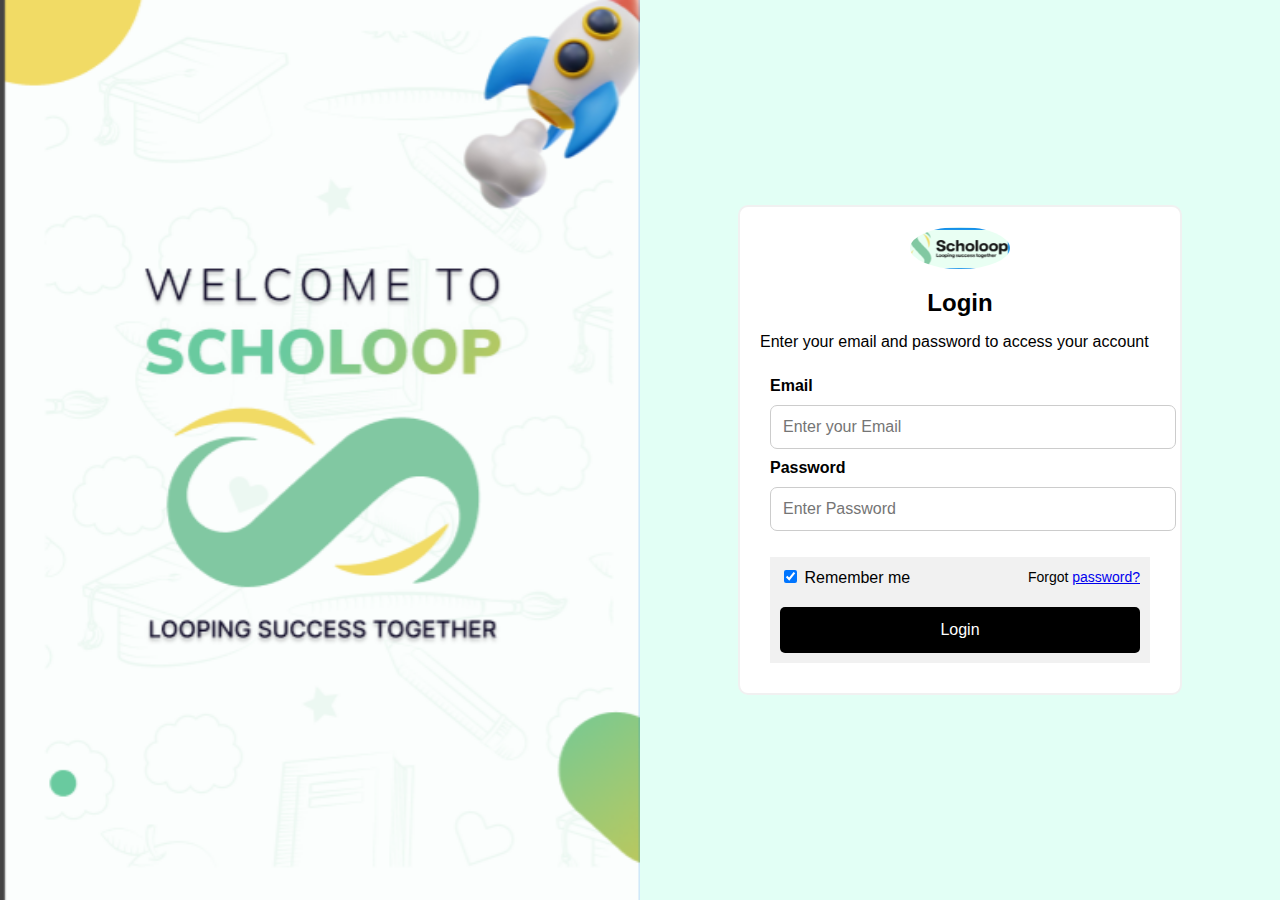
<file: index.html>
<!DOCTYPE html>
<html lang="en">
    <head>
        <meta charset="UTF-8">
        <meta name="viewport" content="width=device-width, initial-scale=1.0">
        <title>Document</title>
        <link rel="stylesheet" href="style.css">
    </head>
    <body>
        <div class="main-wrapper">

        <div class="image-element">
            <img src="./left.jpg.png" id="a" alt="">
        </div>
        <div class="container1">
            <form  id="act" onsubmit="func(event)">
                <div class="imgcontainer">
                    <img src="./image..jpg.png" alt="Avatar" class="avatar">
                </div>
                <h2 class="head">Login</h2>
                <p>Enter your email and password to access your account</p>
                <div class="container">
                    <label for="uname" ><b>Email</b></label>
                    <input type="text" id="email" placeholder="Enter your Email"
                        name="uname" required>

                    <label for="psw"><b>Password</b></label>
                    <input type="password" id="pass" placeholder="Enter Password"
                        name="psw" required>
                        <p id="error" style="color: red; font-weight: bold;"></p>


                    <div class="container " style="background-color:#f1f1f1">
                        <div class="box">

                            <label>
                                <input type="checkbox" id="check"
                                    checked="checked" name="remember"> Remember
                                me
                            </label>

                            <span class="psw" >Forgot <a
                                    href="./forget_pass.html">password?</a></span>
                        </div>
                        <button type="submit">Login</button>
                    </div>

                </form>
            </div>
        </div>
        </div>

    <!-- adding vaildate form -->

    


    </body>
        <script>
            

            function func(event) {
    event.preventDefault(); // Prevent form submission for custom validation

    const email = document.getElementById('email').value;
    const pass = document.getElementById('pass').value;
    const errorElement = document.getElementById('error');
    const img=document.querySelector('#a');


    if (email === 'shahanand50131@gmail.com' && pass === '12345') {
        alert('Login successful');
        window.location.assign('a.html');
    } else {
    errorElement.innerText = '❌ Invalid email or password. Please try again!';
    img.src="./error.jpg.png" ;

  }

}


</script>
          
</html>
</file>
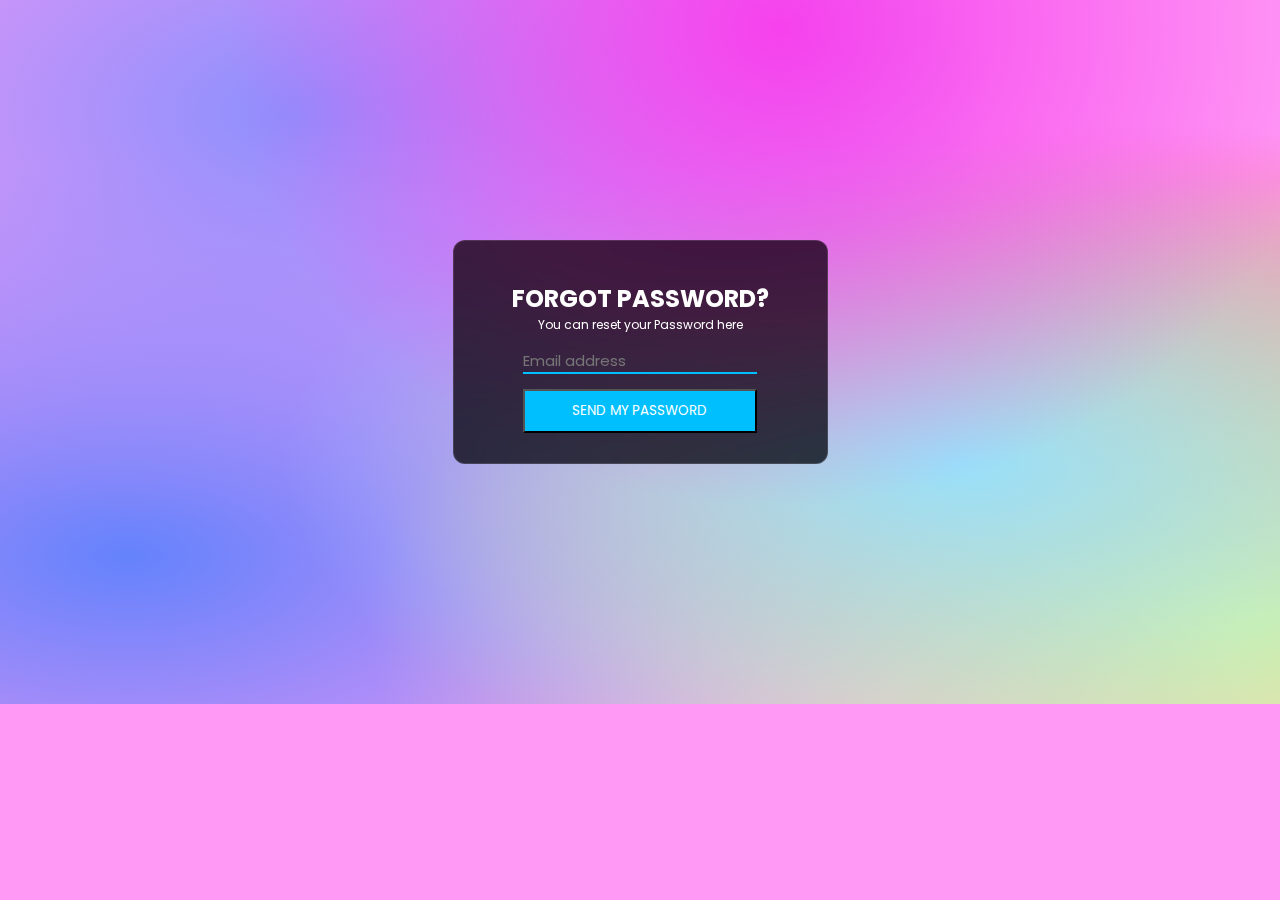
<file: forget_pass.html>
<!DOCTYPE html>
<html lang="en">
<head>
    <meta charset="UTF-8">
    <meta name="viewport" content="width=device-width, initial-scale=1.0">
    <title>forgot password</title>
    <style>
        * {
    margin: 0;
    padding: 0;
    font-family: 'Poppins', sans-serif;
}

body {
    background-color: #ff99f5;
    background-image:
        radial-gradient(at 61% 4%, hsla(303, 91%, 61%, 1) 0px, transparent 50%),
        radial-gradient(at 75% 66%, hsla(196, 91%, 79%, 1) 0px, transparent 50%),
        radial-gradient(at 98% 88%, hsla(76, 87%, 78%, 1) 0px, transparent 50%),
        radial-gradient(at 23% 16%, hsla(238, 96%, 77%, 1) 0px, transparent 50%),
        radial-gradient(at 95% 65%, hsla(13, 91%, 75%, 1) 0px, transparent 50%),
        radial-gradient(at 10% 79%, hsla(228, 96%, 69%, 1) 0px, transparent 50%),
        radial-gradient(at 85% 58%, hsla(328, 81%, 68%, 1) 0px, transparent 50%);
    background-repeat: no-repeat;
    color: white;
    display: flex;
    align-items: center;
    justify-content: center;
    padding: 15rem 0;
}

.card {
    backdrop-filter: blur(16px) saturate(180%);
    -webkit-backdrop-filter: blur(16px) saturate(180%);
    background-color: rgba(0, 0, 0, 0.75);
    border-radius: 12px;
    border: 1px solid rgba(255, 255, 255, 0.125);
    display: flex;
    flex-direction: column;
    align-items: center;
    padding: 30px 40px;
}

.lock-icon {
    font-size: 3rem;
}

h2 {
    font-size: 1.5rem;
    margin-top: 10px;
    text-transform: uppercase;
}

p {
    font-size: 12px;
}

.passInput {
    margin-top: 15px;
    width: 80%;
    background: transparent;
    border: none;
    border-bottom: 2px solid deepskyblue;
    font-size: 15px;
    color: white;
    outline: none;
}

button {
    margin-top: 15px;
    width: 80%;
    background-color: deepskyblue;
    color: white;
    padding: 10px;
    text-transform: uppercase;
}
    </style>
</head>
<body>
    <!doctype html>
<html lang="en">

<head>
    <!-- Required meta tags -->
    <meta charset="utf-8">
    <meta name="viewport" content="width=device-width, initial-scale=1">

    <!-- Font Awesome Icons  -->
    <link rel="stylesheet" href="https://cdnjs.cloudflare.com/ajax/libs/font-awesome/5.15.1/css/all.min.css"
        integrity="sha512-+4zCK9k+qNFUR5X+cKL9EIR+ZOhtIloNl9GIKS57V1MyNsYpYcUrUeQc9vNfzsWfV28IaLL3i96P9sdNyeRssA=="
        crossorigin="anonymous" />

    <!-- Google Fonts  -->
    <link rel="preconnect" href="https://fonts.googleapis.com">
    <link rel="preconnect" href="https://fonts.gstatic.com" crossorigin>
    <link href="https://fonts.googleapis.com/css2?family=Poppins&display=swap" rel="stylesheet">

    <title>Forgot Password UI Using CSS - @code.scientist x @codingtorque</title>
</head>

<body>
    <div class="card">
        <p class="lock-icon"></p>
        <h2>Forgot Password?</h2>
        <p>You can reset your Password here</p>
        <input type="text" class="passInput" placeholder="Email address">
        <button>Send My Password</button>
    </div>
</body>

</html>
</body>
</html>
</file>
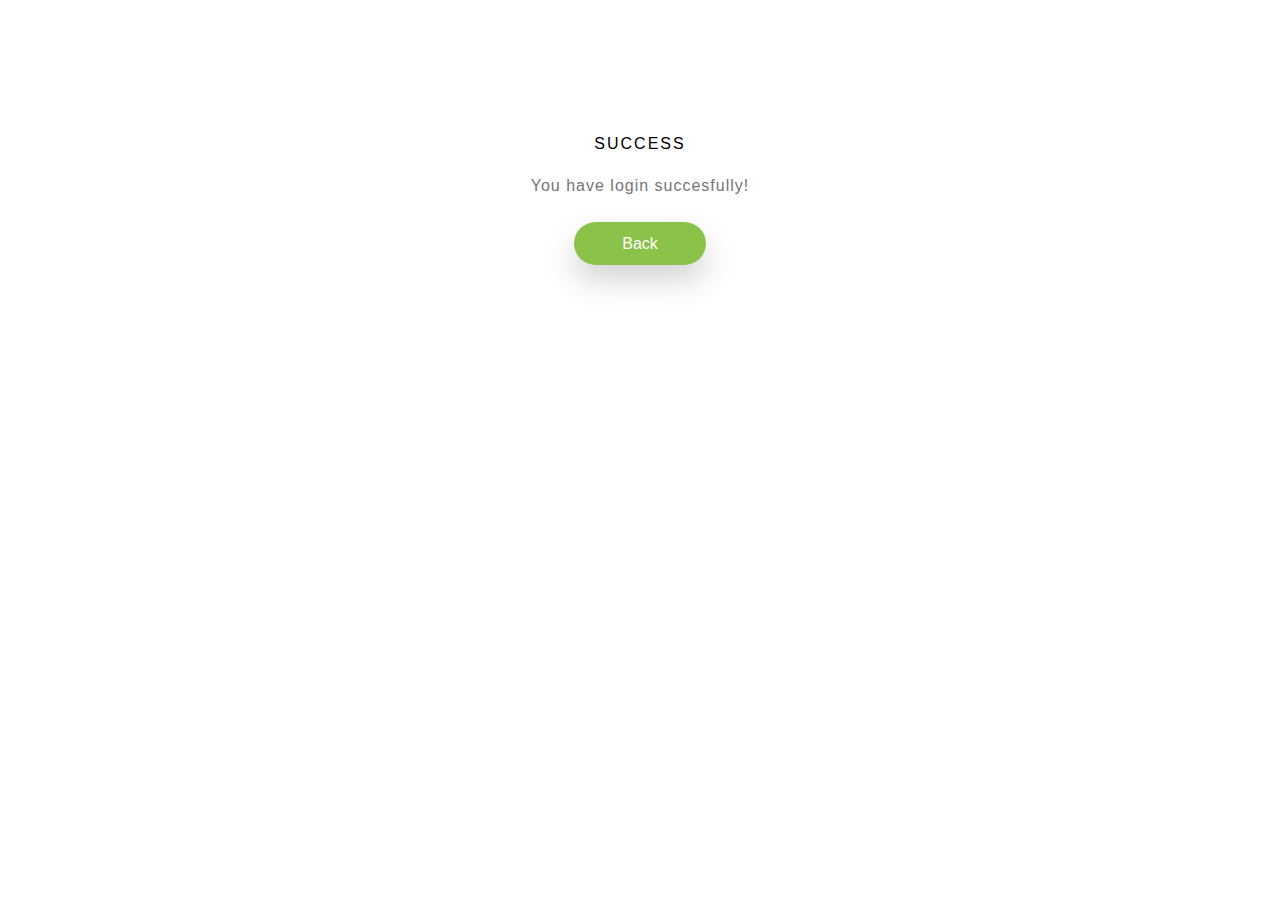
<file: hello.html>
<!DOCTYPE html>
<html lang="en">
<head>
    <meta charset="UTF-8">
    <meta name="viewport" content="width=device-width, initial-scale=1.0">
    <title>Document</title>
    <style>
        /* h1{
           padding: 70px 0;
            text-align: center;
            color: lightgreen;
            
           
            
        }
        .container{
            background-image: url('');
        } */


        #card {
  position: relative;
  width: 320px;
  display: block;
  margin: 40px auto;
  text-align: center;
  font-family: 'Source Sans Pro', sans-serif;
}
#checkmark {
  font-weight: lighter;
  fill: #fff;
  margin: -3.5em auto auto 20px;
}
#status {
  font-weight: lighter;
  text-transform: uppercase;
  letter-spacing: 2px;
  font-size: 1em;
  margin-top: -.2em;
  margin-bottom: 0;
}
#lower-side {
  padding: 2em 2em 5em 2em;
  background: #fff;
  display: block;
  border-bottom-right-radius: 8px;
  border-bottom-left-radius: 8px;
}
#message {
  margin-top: -.5em;
  color: #757575;
  letter-spacing: 1px;
}
#contBtn {
  position: relative;
  top: 1.5em;
  text-decoration: none;
  background: #8bc34a;
  color: #fff;
  margin: auto;
  padding: .8em 3em;
  -webkit-box-shadow: 0px 15px 30px rgba(50, 50, 50, 0.21);
  -moz-box-shadow: 0px 15px 30px rgba(50, 50, 50, 0.21);
  box-shadow: 0px 15px 30px rgba(50, 50, 50, 0.21);
  border-radius: 25px;
  -webkit-transition: all .4s ease;
		-moz-transition: all .4s ease;
		-o-transition: all .4s ease;
		transition: all .4s ease;
}
#contBtn:hover {
  -webkit-box-shadow: 0px 15px 30px rgba(50, 50, 50, 0.41);
  -moz-box-shadow: 0px 15px 30px rgba(50, 50, 50, 0.41);
  box-shadow: 0px 15px 30px rgba(50, 50, 50, 0.41);
  -webkit-transition: all .4s ease;
		-moz-transition: all .4s ease;
		-o-transition: all .4s ease;
		transition: all .4s ease;
}
    </style>
</head>
<body>
    <!-- <div class="container">

        <h1>You have login succesfully!</h1>
    </div> -->
    <div id='card' class="animated fadeIn">
  <div id='upper-side'>
    <?xml version="1.0" encoding="utf-8"?>
      <!-- Generator: Adobe Illustrator 17.1.0, SVG Export Plug-In . SVG Version: 6.00 Build 0)  -->
      <!DOCTYPE svg PUBLIC "-//W3C//DTD SVG 1.1//EN" "http://www.w3.org/Graphics/SVG/1.1/DTD/svg11.dtd">
      <svg version="1.1" id="checkmark" xmlns="http://www.w3.org/2000/svg" xmlns:xlink="http://www.w3.org/1999/xlink" x="0px" y="0px" xml:space="preserve">
        <path d="M131.583,92.152l-0.026-0.041c-0.713-1.118-2.197-1.447-3.316-0.734l-31.782,20.257l-4.74-12.65
	c-0.483-1.29-1.882-1.958-3.124-1.493l-0.045,0.017c-1.242,0.465-1.857,1.888-1.374,3.178l5.763,15.382
	c0.131,0.351,0.334,0.65,0.579,0.898c0.028,0.029,0.06,0.052,0.089,0.08c0.08,0.073,0.159,0.147,0.246,0.209
	c0.071,0.051,0.147,0.091,0.222,0.133c0.058,0.033,0.115,0.069,0.175,0.097c0.081,0.037,0.165,0.063,0.249,0.091
	c0.065,0.022,0.128,0.047,0.195,0.063c0.079,0.019,0.159,0.026,0.239,0.037c0.074,0.01,0.147,0.024,0.221,0.027
	c0.097,0.004,0.194-0.006,0.292-0.014c0.055-0.005,0.109-0.003,0.163-0.012c0.323-0.048,0.641-0.16,0.933-0.346l34.305-21.865
	C131.967,94.755,132.296,93.271,131.583,92.152z" />
        <circle fill="none" stroke="#ffffff" stroke-width="5" stroke-miterlimit="10" cx="109.486" cy="104.353" r="32.53" />
      </svg>
      <h3 id='status'>
      Success
    </h3>
  </div>
  <div id='lower-side'>
    <p id='message'>
      You have login succesfully!
    </p>
    <a href="./index.html" id="contBtn" >Back</a>
  </div>
</div>
</body>

</html>
</file>
<file: style.css>
/* Whole page layout */
body {
  margin: 0;
  font-family: Arial, sans-serif;
  background-color: rgb(231, 250, 244);
  height: 100vh;
  display: flex;
}

/* Flex container to split left and right */
.main-wrapper {
  display: flex;
  width: 100%;
  height: 100vh;
}

/* 🖼️ Left side - Image */
.image-element {
  flex: 1;
  display: flex;
  justify-content: center;
  align-items: center;
  background-color: #d5f8ff;
  overflow: hidden;
}

.image-element img {
  width: 100%;
  height: 100%;
  object-fit: cover;
}

/* 🧾 Right side - Form */
.container1 {
  flex: 1;
  display: flex;
  justify-content: center;
  align-items: center;
  background-color: rgb(226, 255, 245);
}

/* Form Styling */
#act {
  width: 90%;
  max-width: 400px;
  background-color: white;
  padding: 20px;
  border-radius: 10px;
  border: 2px solid #f1f1f1;
}

.imgcontainer {
  text-align: center;
  margin-bottom: 20px;
}

.avatar {
  width: 100px;
  border-radius: 50%;
  display: block;
  margin: 0 auto;
}

.head {
  text-align: center;
  margin-bottom: 10px;
}

input[type="text"], input[type="password"] {
  width: 100%;
  padding: 12px;
  margin: 10px 0;
  border: 1px solid #ccc;
  border-radius: 7px;
  font-size: 16px;
}

.container {
  padding: 10px;
  font-size: 16px;
}

.box {
  display: flex;
  justify-content: space-between;
  align-items: center;
  margin-bottom: 20px;
}

button {
  background-color: black;
  color: white;
  padding: 14px;
  border: none;
  border-radius: 5px;
  cursor: pointer;
  width: 100%;
  font-size: 16px;
}

button:hover {
  opacity: 0.8;
}

.psw {
  font-size: 14px;
}

/* 📱 Responsive styling */
@media screen and (max-width: 768px) {
  .main-wrapper {
    flex-direction: column;
    height: auto;
  }

  .image-element img {
    height: auto;
    object-fit: contain;
  }

  .image-element,
  .container1 {
    width: 100%;
    height: auto;
    padding: 20px;
  }

  .box {
    flex-direction: column;
    align-items: flex-start;
  }

  .psw {
    margin-top: 10px;
  }
}
</file>
